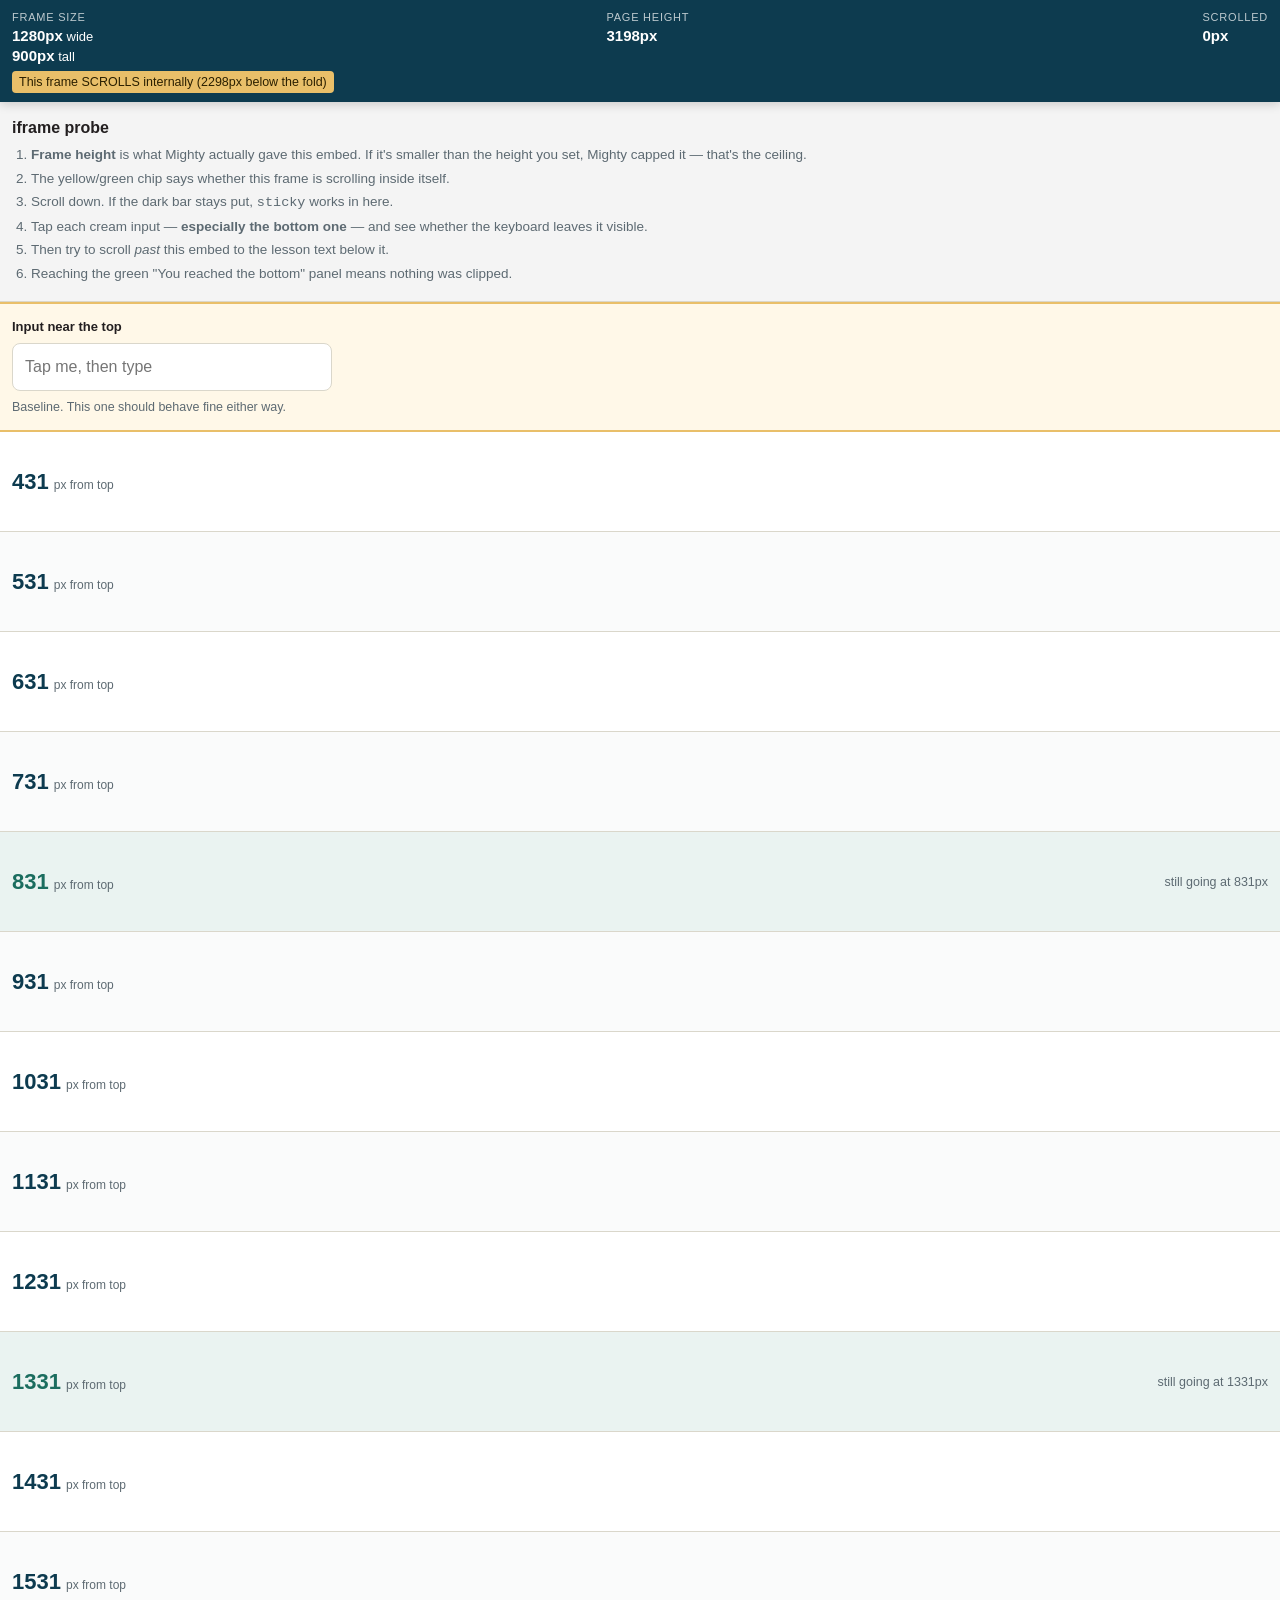
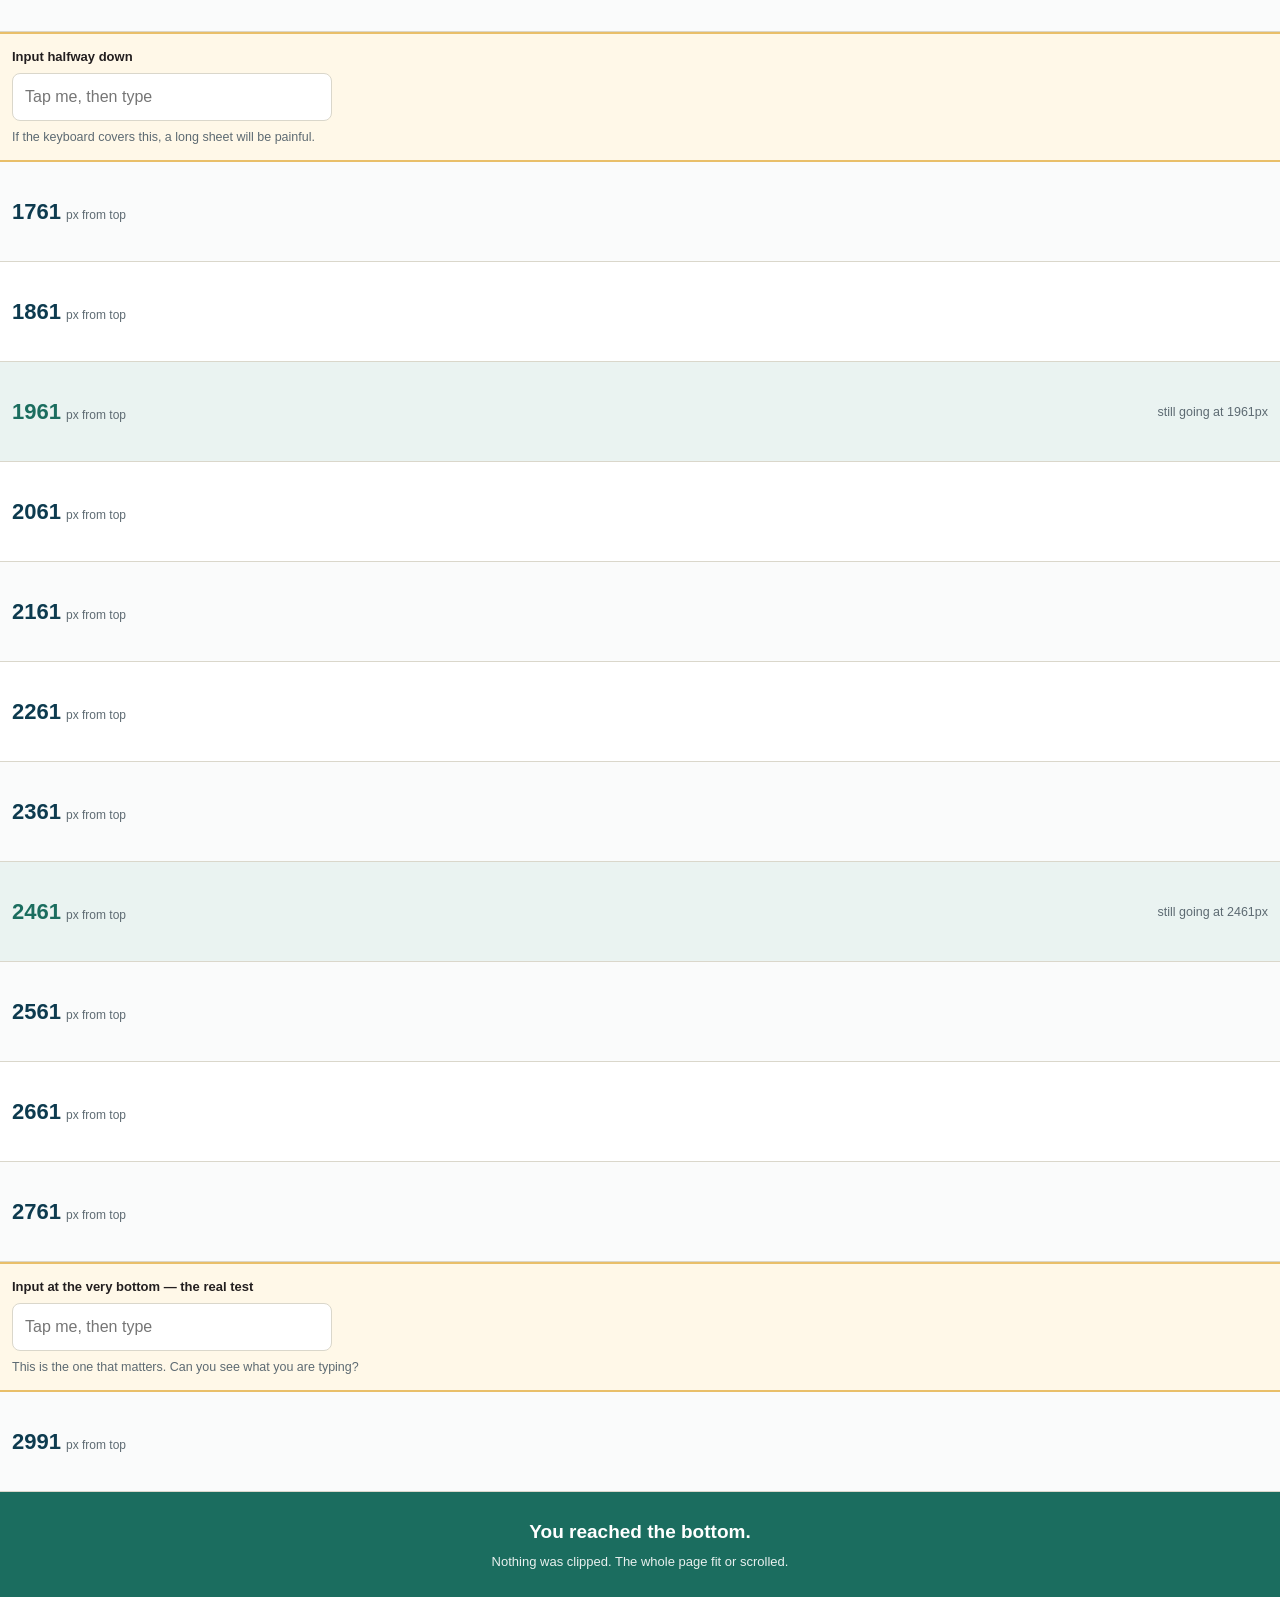
<file: index.html>
<!DOCTYPE html>
<html lang="en">
<head>
<meta charset="UTF-8" />
<meta name="robots" content="noindex, nofollow" />
<meta name="viewport" content="width=device-width, initial-scale=1.0, viewport-fit=cover" />
<title>iframe probe — Pinecone</title>
<style>
  /* Deliberately dependency-free and system-font: this is a measuring stick,
     not a design artifact. Fewer moving parts = fewer things to misread. */
  :root{
    --navy:#0D3B4F; --teal:#006F7A; --palo:#1B6D5F; --brick:#651C32;
    --mist:#F4F4F4; --line:#DAD7CB; --ink:#231F20; --muted:#5D6A72;
    color-scheme:only light;
  }
  *{box-sizing:border-box}
  html,body{margin:0;padding:0}
  body{background:#fff;color:var(--ink);
    font:15px/1.45 -apple-system,BlinkMacSystemFont,'Segoe UI',Roboto,sans-serif;
    -webkit-text-size-adjust:100%}

  /* TEST 1: does position:sticky pin to the FRAME's scroll box? */
  .bar{position:sticky;top:0;z-index:10;background:var(--navy);color:#fff;
    padding:9px 12px;font-size:13px;line-height:1.3;
    box-shadow:0 2px 10px rgba(0,0,0,.18)}
  .bar b{font-size:15px}
  .bar .row{display:flex;justify-content:space-between;gap:10px;flex-wrap:wrap}
  .bar .tag{font-size:11px;letter-spacing:.07em;text-transform:uppercase;opacity:.72}
  .verdict{margin-top:5px;font-size:12.5px;padding:3px 7px;border-radius:4px;display:inline-block}
  .v-scroll{background:#E9BF69;color:#2b2000}
  .v-noscroll{background:#9ED3C0;color:#06301f}

  .intro{padding:14px 12px;background:var(--mist);border-bottom:1px solid var(--line)}
  .intro h1{margin:0 0 6px;font-size:16px}
  .intro ol{margin:6px 0 0;padding-left:19px;font-size:13.5px;color:var(--muted)}
  .intro li{margin-bottom:4px}

  /* TEST 2: the ruler. Each band is exactly 100px tall, so whatever number is
     last visible IS the usable height Mighty gave us. */
  .band{height:100px;display:flex;align-items:center;justify-content:space-between;
    padding:0 12px;border-bottom:1px solid var(--line);font-variant-numeric:tabular-nums}
  .band:nth-child(even){background:#FAFBFB}
  .band .n{font-size:22px;font-weight:700;color:var(--navy)}
  .band .n small{font-size:12px;font-weight:400;color:var(--muted);margin-left:5px}
  .band.mark{background:#EAF3F1}
  .band.mark .n{color:var(--palo)}

  /* TEST 3: inputs at three depths. 16px or iOS zooms on focus. */
  .probe{padding:14px 12px;background:#FFF8E8;border-top:2px solid #E9BF69;
    border-bottom:2px solid #E9BF69}
  .probe label{display:block;font-size:13px;font-weight:700;margin-bottom:6px}
  .probe input{width:100%;max-width:320px;font-size:16px;padding:12px;min-height:48px;
    border:1.5px solid var(--line);border-radius:8px;background:#fff}
  .probe p{margin:7px 0 0;font-size:12.5px;color:var(--muted)}

  .end{padding:26px 12px;background:var(--palo);color:#fff;text-align:center}
  .end b{display:block;font-size:19px;margin-bottom:4px}
  .end span{font-size:13px;opacity:.9}
</style>
</head>
<body>

<div class="bar" id="bar">
  <div class="row">
    <span><span class="tag">Frame size</span><br /><b id="vw">—</b> wide<br /><b id="vh">—</b> tall</span>
    <span><span class="tag">Page height</span><br /><b id="dh">—</b></span>
    <span><span class="tag">Scrolled</span><br /><b id="sy">0px</b></span>
  </div>
  <div id="verdict" class="verdict">measuring…</div>
</div>

<div class="intro">
  <h1>iframe probe</h1>
  <ol>
    <li><b>Frame height</b> is what Mighty actually gave this embed. If it's smaller
      than the height you set, Mighty capped it &mdash; that's the ceiling.</li>
    <li>The yellow/green chip says whether this frame is scrolling inside itself.</li>
    <li>Scroll down. If the dark bar stays put, <code>sticky</code> works in here.</li>
    <li>Tap each cream input &mdash; <b>especially the bottom one</b> &mdash; and see whether
      the keyboard leaves it visible.</li>
    <li>Then try to scroll <em>past</em> this embed to the lesson text below it.</li>
    <li>Reaching the green "You reached the bottom" panel means nothing was clipped.</li>
  </ol>
</div>

<div class="probe">
  <label for="t1">Input near the top</label>
  <input id="t1" type="text" inputmode="decimal" placeholder="Tap me, then type" />
  <p>Baseline. This one should behave fine either way.</p>
</div>

<div id="ruler"></div>

<div class="end">
  <b>You reached the bottom.</b>
  <span>Nothing was clipped. The whole page fit or scrolled.</span>
</div>

<script>
/* Ruler: 24 bands x 100px = 2400px, with inputs dropped in at depth. */
const MAX = 24;
const ruler = document.getElementById('ruler');
let html = '';
for (let i = 1; i <= MAX; i++) {
  const mark = (i % 5 === 0);
  html += '<div class="band' + (mark ? ' mark' : '') + '">' +
            '<span class="n">' + (i * 100) + '<small>px</small></span>' +
            '<span style="font-size:12.5px;color:#5D6A72">' +
              (mark ? 'still here at ' + (i * 100) + 'px' : '') +
            '</span>' +
          '</div>';
  if (i === 12) {
    html += '<div class="probe"><label for="t2">Input halfway down</label>' +
            '<input id="t2" type="text" inputmode="decimal" placeholder="Tap me, then type" />' +
            '<p>If the keyboard covers this, a long sheet will be painful.</p></div>';
  }
  if (i === MAX - 1) {
    html += '<div class="probe"><label for="t3">Input at the very bottom &mdash; the real test</label>' +
            '<input id="t3" type="text" inputmode="decimal" placeholder="Tap me, then type" />' +
            '<p>This is the one that matters. Can you see what you are typing?</p></div>';
  }
}
ruler.innerHTML = html;

/* Relabel every band with its real offset from the top of the page. The whole
   point is that the last number you can reach IS the usable height. */
document.querySelectorAll('.band').forEach((b) => {
  const top = Math.round(b.getBoundingClientRect().top + window.scrollY);
  b.querySelector('.n').innerHTML = top + '<small>px from top</small>';
  const note = b.querySelector('span:last-child');
  if (b.classList.contains('mark')) note.textContent = 'still going at ' + top + 'px';
});

const fmt = (n) => Math.round(n) + 'px';
function report() {
  const vh = window.innerHeight;
  const dh = document.documentElement.scrollHeight;
  document.getElementById('vw').textContent = fmt(window.innerWidth);
  document.getElementById('vh').textContent = fmt(vh);
  document.getElementById('dh').textContent = fmt(dh);
  document.getElementById('sy').textContent = fmt(window.scrollY);
  const scrolls = dh > vh + 2;
  const v = document.getElementById('verdict');
  v.textContent = scrolls
    ? 'This frame SCROLLS internally (' + fmt(dh - vh) + ' below the fold)'
    : 'No internal scroll — the whole page fits in the frame';
  v.className = 'verdict ' + (scrolls ? 'v-scroll' : 'v-noscroll');
}
addEventListener('scroll', report, { passive: true });
addEventListener('resize', report);
report();

/* If the host ever wants it, the natural height is posted on load — same
   message shape the other embeds use. */
addEventListener('load', () => {
  parent.postMessage({ type: 'pinecone-embed-height',
    height: document.documentElement.scrollHeight }, '*');
  report();
});
</script>
</body>
</html>
</file>
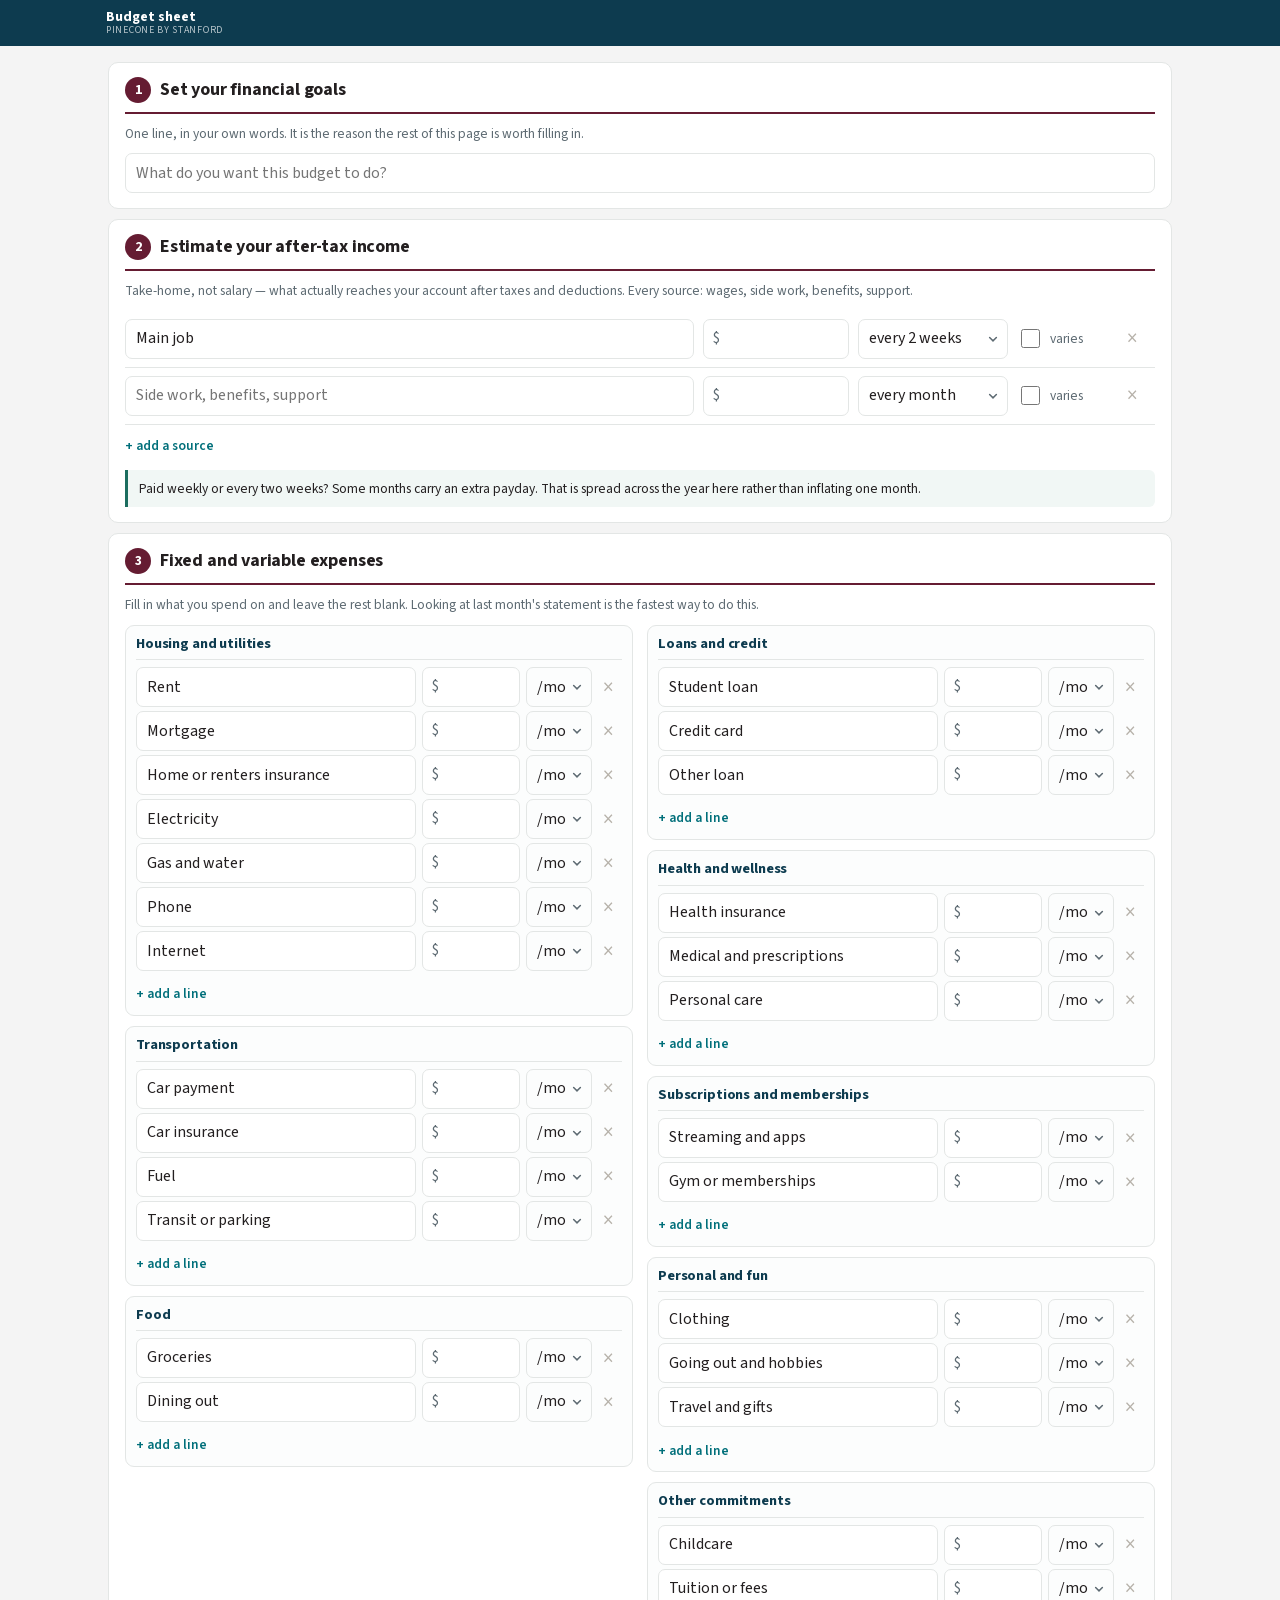
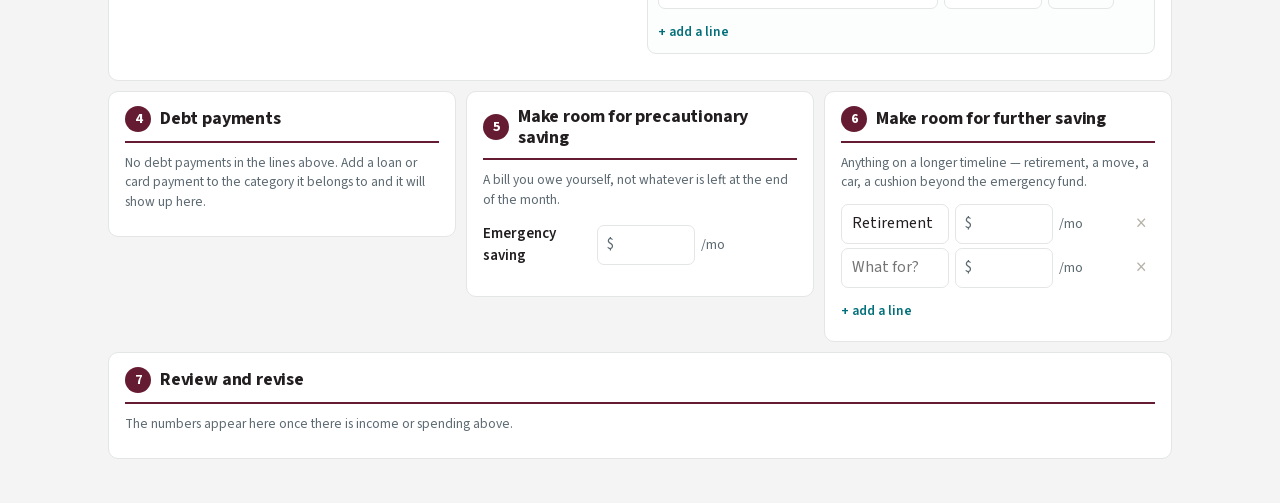
<file: budget-sheet/index.html>
<!DOCTYPE html>
<html lang="en">
<head>
<meta charset="UTF-8" />
<meta name="robots" content="noindex, nofollow" />
<meta name="viewport" content="width=device-width, initial-scale=1.0, viewport-fit=cover" />
<meta name="theme-color" content="#0D3B4F" />
<title>Budget sheet — Pinecone by Stanford</title>
<link rel="stylesheet" href="styles.css" />
</head>
<body>

<header class="bar" id="bar">
  <div class="barin">
    <div class="brand">Budget sheet<small>Pinecone by Stanford</small></div>
    <div class="live">
      <span class="lab" id="livelab">Left to assign</span>
      <span class="num" id="livenum">&mdash;</span>
    </div>
  </div>
</header>

<main class="sheet" id="sheet"></main>

<script src="app.js"></script>
</body>
</html>
</file>
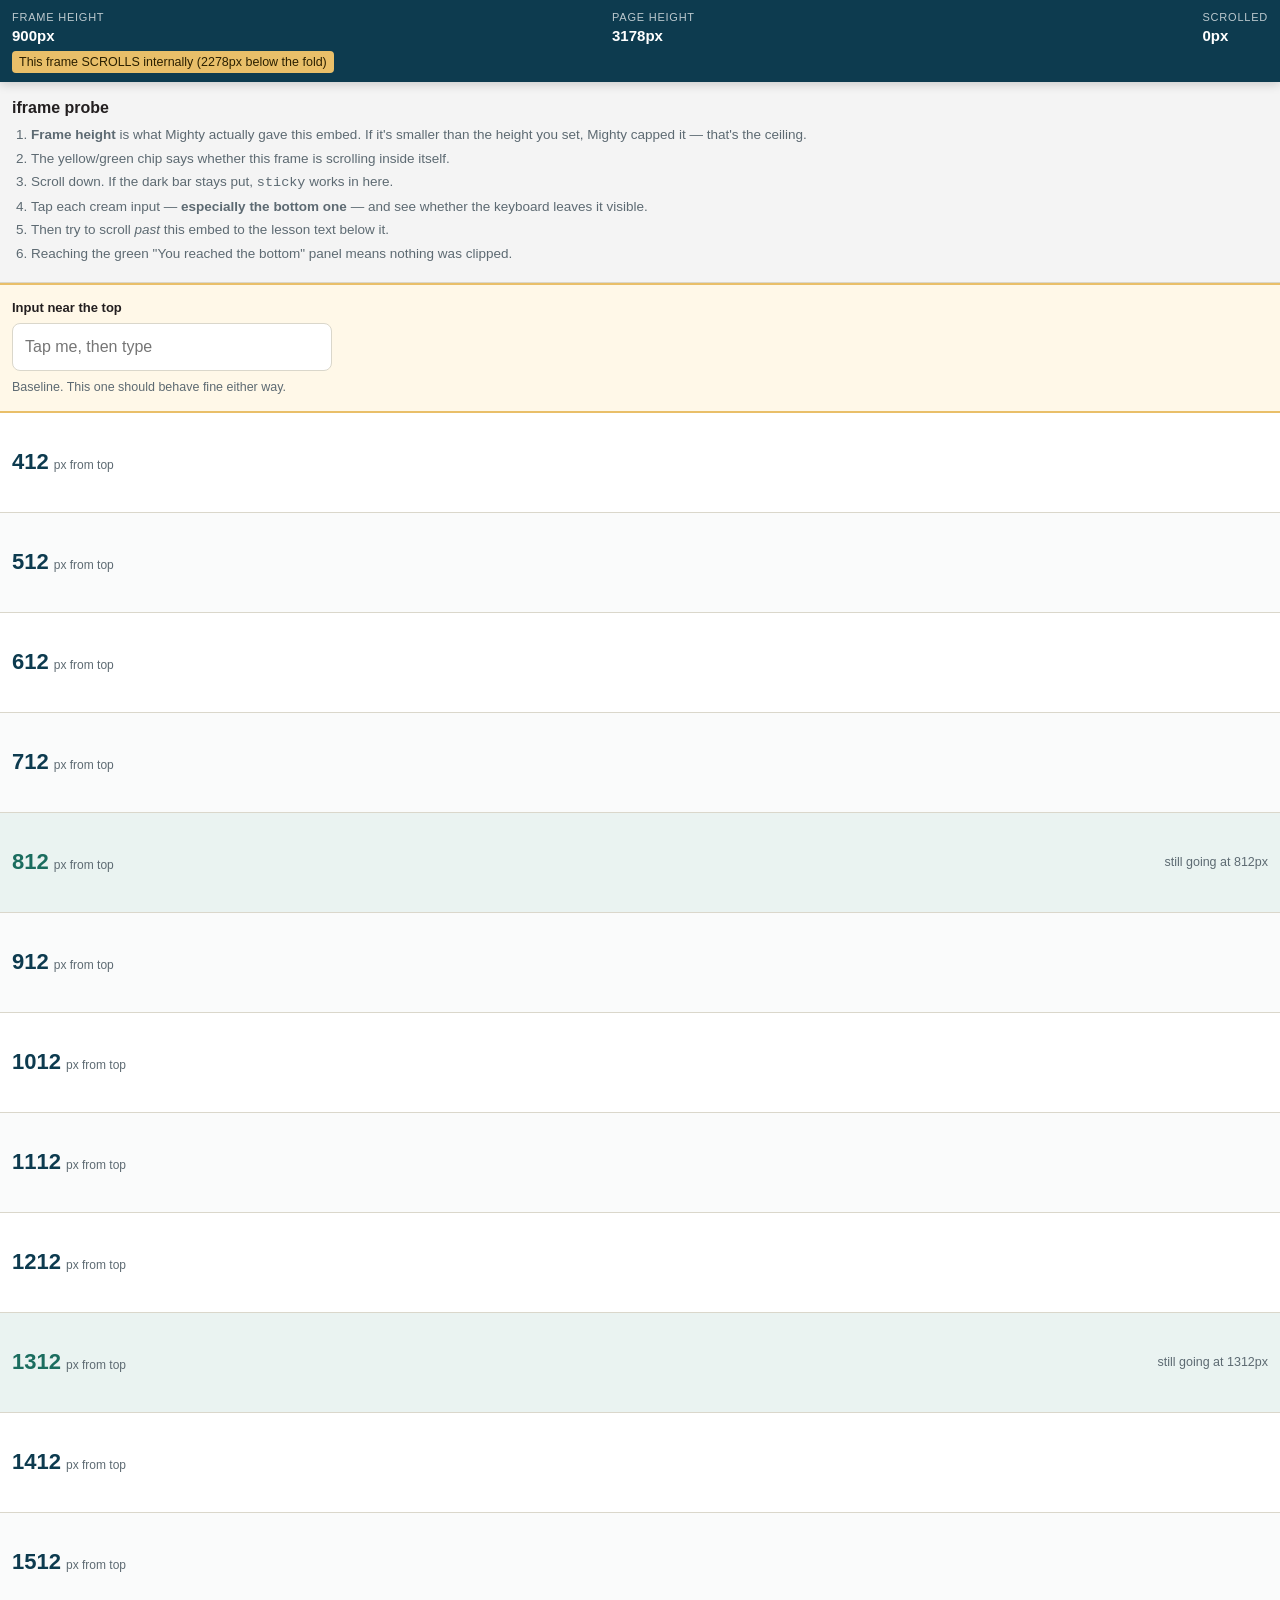
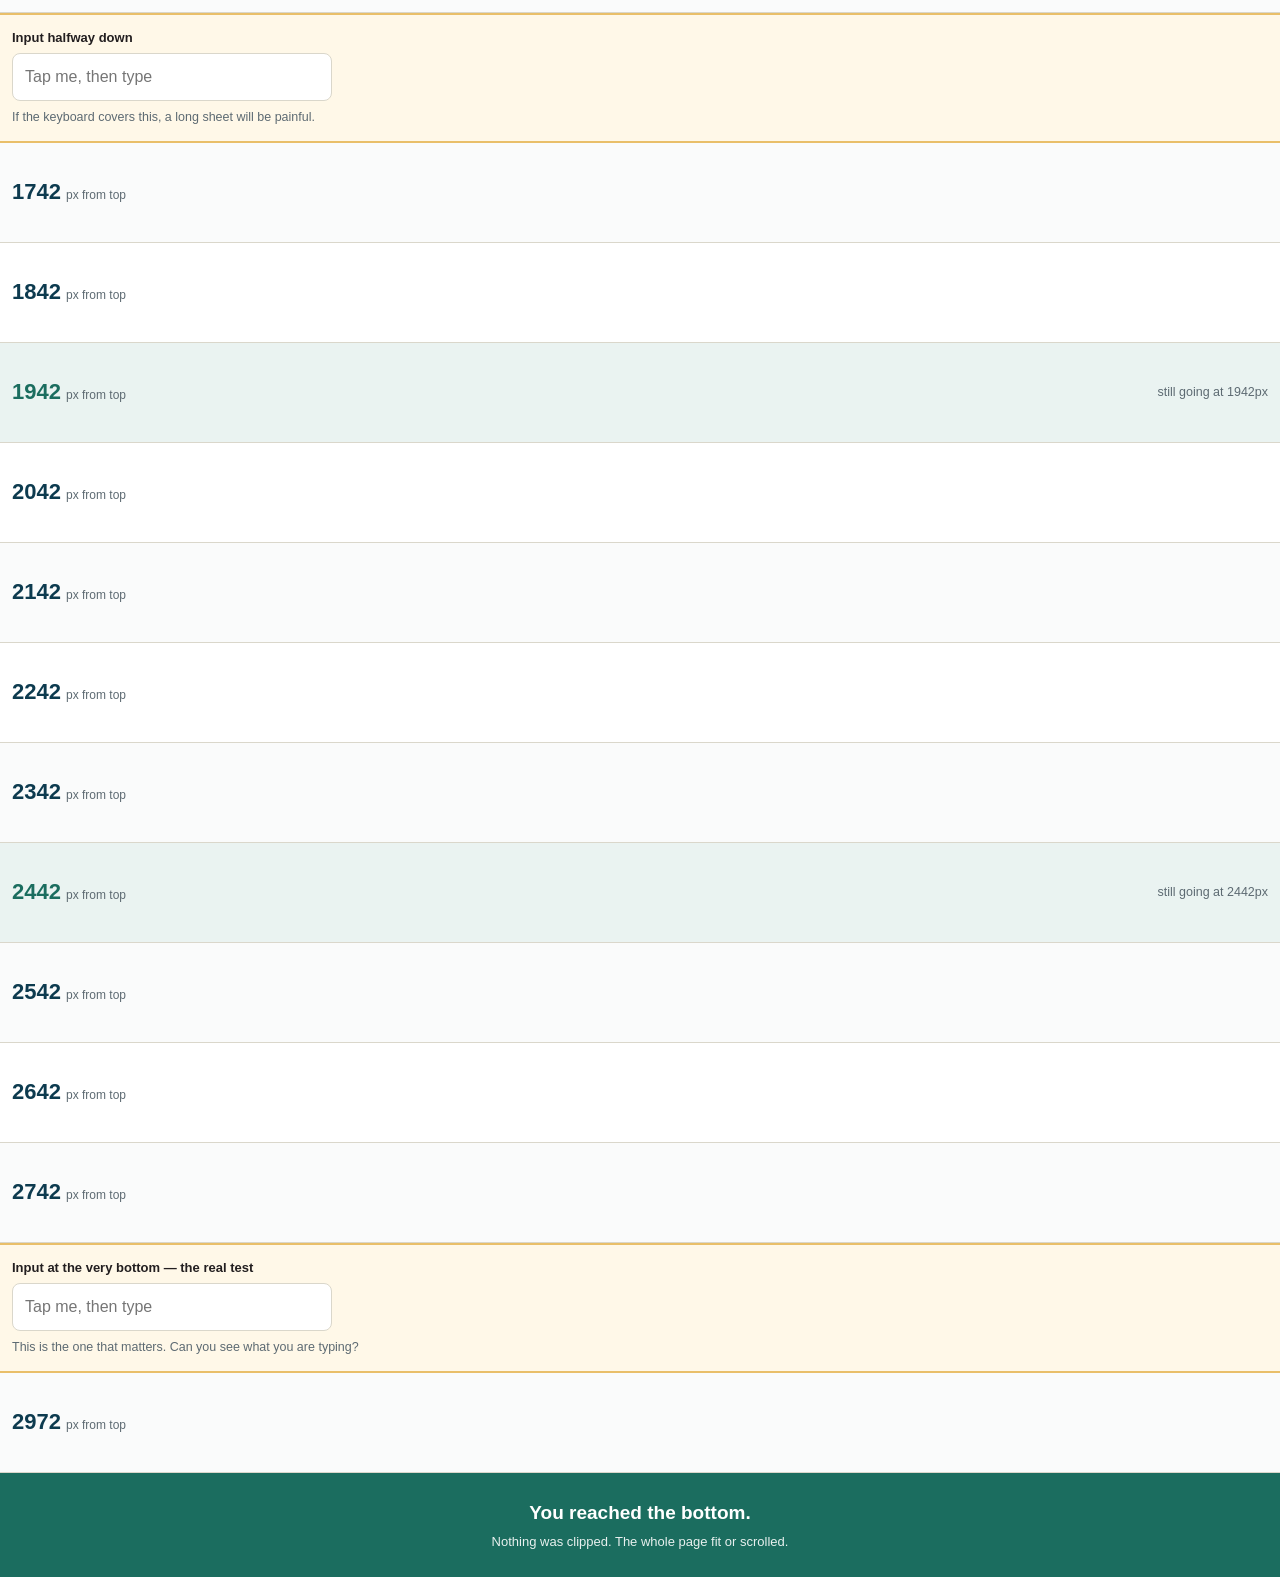
<file: iframe-probe/index.html>
<!DOCTYPE html>
<html lang="en">
<head>
<meta charset="UTF-8" />
<meta name="robots" content="noindex, nofollow" />
<meta name="viewport" content="width=device-width, initial-scale=1.0, viewport-fit=cover" />
<title>iframe probe — Pinecone</title>
<style>
  /* Deliberately dependency-free and system-font: this is a measuring stick,
     not a design artifact. Fewer moving parts = fewer things to misread. */
  :root{
    --navy:#0D3B4F; --teal:#006F7A; --palo:#1B6D5F; --brick:#651C32;
    --mist:#F4F4F4; --line:#DAD7CB; --ink:#231F20; --muted:#5D6A72;
    color-scheme:only light;
  }
  *{box-sizing:border-box}
  html,body{margin:0;padding:0}
  body{background:#fff;color:var(--ink);
    font:15px/1.45 -apple-system,BlinkMacSystemFont,'Segoe UI',Roboto,sans-serif;
    -webkit-text-size-adjust:100%}

  /* TEST 1: does position:sticky pin to the FRAME's scroll box? */
  .bar{position:sticky;top:0;z-index:10;background:var(--navy);color:#fff;
    padding:9px 12px;font-size:13px;line-height:1.3;
    box-shadow:0 2px 10px rgba(0,0,0,.18)}
  .bar b{font-size:15px}
  .bar .row{display:flex;justify-content:space-between;gap:10px;flex-wrap:wrap}
  .bar .tag{font-size:11px;letter-spacing:.07em;text-transform:uppercase;opacity:.72}
  .verdict{margin-top:5px;font-size:12.5px;padding:3px 7px;border-radius:4px;display:inline-block}
  .v-scroll{background:#E9BF69;color:#2b2000}
  .v-noscroll{background:#9ED3C0;color:#06301f}

  .intro{padding:14px 12px;background:var(--mist);border-bottom:1px solid var(--line)}
  .intro h1{margin:0 0 6px;font-size:16px}
  .intro ol{margin:6px 0 0;padding-left:19px;font-size:13.5px;color:var(--muted)}
  .intro li{margin-bottom:4px}

  /* TEST 2: the ruler. Each band is exactly 100px tall, so whatever number is
     last visible IS the usable height Mighty gave us. */
  .band{height:100px;display:flex;align-items:center;justify-content:space-between;
    padding:0 12px;border-bottom:1px solid var(--line);font-variant-numeric:tabular-nums}
  .band:nth-child(even){background:#FAFBFB}
  .band .n{font-size:22px;font-weight:700;color:var(--navy)}
  .band .n small{font-size:12px;font-weight:400;color:var(--muted);margin-left:5px}
  .band.mark{background:#EAF3F1}
  .band.mark .n{color:var(--palo)}

  /* TEST 3: inputs at three depths. 16px or iOS zooms on focus. */
  .probe{padding:14px 12px;background:#FFF8E8;border-top:2px solid #E9BF69;
    border-bottom:2px solid #E9BF69}
  .probe label{display:block;font-size:13px;font-weight:700;margin-bottom:6px}
  .probe input{width:100%;max-width:320px;font-size:16px;padding:12px;min-height:48px;
    border:1.5px solid var(--line);border-radius:8px;background:#fff}
  .probe p{margin:7px 0 0;font-size:12.5px;color:var(--muted)}

  .end{padding:26px 12px;background:var(--palo);color:#fff;text-align:center}
  .end b{display:block;font-size:19px;margin-bottom:4px}
  .end span{font-size:13px;opacity:.9}
</style>
</head>
<body>

<div class="bar" id="bar">
  <div class="row">
    <span><span class="tag">Frame height</span><br /><b id="vh">—</b></span>
    <span><span class="tag">Page height</span><br /><b id="dh">—</b></span>
    <span><span class="tag">Scrolled</span><br /><b id="sy">0px</b></span>
  </div>
  <div id="verdict" class="verdict">measuring…</div>
</div>

<div class="intro">
  <h1>iframe probe</h1>
  <ol>
    <li><b>Frame height</b> is what Mighty actually gave this embed. If it's smaller
      than the height you set, Mighty capped it &mdash; that's the ceiling.</li>
    <li>The yellow/green chip says whether this frame is scrolling inside itself.</li>
    <li>Scroll down. If the dark bar stays put, <code>sticky</code> works in here.</li>
    <li>Tap each cream input &mdash; <b>especially the bottom one</b> &mdash; and see whether
      the keyboard leaves it visible.</li>
    <li>Then try to scroll <em>past</em> this embed to the lesson text below it.</li>
    <li>Reaching the green "You reached the bottom" panel means nothing was clipped.</li>
  </ol>
</div>

<div class="probe">
  <label for="t1">Input near the top</label>
  <input id="t1" type="text" inputmode="decimal" placeholder="Tap me, then type" />
  <p>Baseline. This one should behave fine either way.</p>
</div>

<div id="ruler"></div>

<div class="end">
  <b>You reached the bottom.</b>
  <span>Nothing was clipped. The whole page fit or scrolled.</span>
</div>

<script>
/* Ruler: 24 bands x 100px = 2400px, with inputs dropped in at depth. */
const MAX = 24;
const ruler = document.getElementById('ruler');
let html = '';
for (let i = 1; i <= MAX; i++) {
  const mark = (i % 5 === 0);
  html += '<div class="band' + (mark ? ' mark' : '') + '">' +
            '<span class="n">' + (i * 100) + '<small>px</small></span>' +
            '<span style="font-size:12.5px;color:#5D6A72">' +
              (mark ? 'still here at ' + (i * 100) + 'px' : '') +
            '</span>' +
          '</div>';
  if (i === 12) {
    html += '<div class="probe"><label for="t2">Input halfway down</label>' +
            '<input id="t2" type="text" inputmode="decimal" placeholder="Tap me, then type" />' +
            '<p>If the keyboard covers this, a long sheet will be painful.</p></div>';
  }
  if (i === MAX - 1) {
    html += '<div class="probe"><label for="t3">Input at the very bottom &mdash; the real test</label>' +
            '<input id="t3" type="text" inputmode="decimal" placeholder="Tap me, then type" />' +
            '<p>This is the one that matters. Can you see what you are typing?</p></div>';
  }
}
ruler.innerHTML = html;

/* Relabel every band with its real offset from the top of the page. The whole
   point is that the last number you can reach IS the usable height. */
document.querySelectorAll('.band').forEach((b) => {
  const top = Math.round(b.getBoundingClientRect().top + window.scrollY);
  b.querySelector('.n').innerHTML = top + '<small>px from top</small>';
  const note = b.querySelector('span:last-child');
  if (b.classList.contains('mark')) note.textContent = 'still going at ' + top + 'px';
});

const fmt = (n) => Math.round(n) + 'px';
function report() {
  const vh = window.innerHeight;
  const dh = document.documentElement.scrollHeight;
  document.getElementById('vh').textContent = fmt(vh);
  document.getElementById('dh').textContent = fmt(dh);
  document.getElementById('sy').textContent = fmt(window.scrollY);
  const scrolls = dh > vh + 2;
  const v = document.getElementById('verdict');
  v.textContent = scrolls
    ? 'This frame SCROLLS internally (' + fmt(dh - vh) + ' below the fold)'
    : 'No internal scroll — the whole page fits in the frame';
  v.className = 'verdict ' + (scrolls ? 'v-scroll' : 'v-noscroll');
}
addEventListener('scroll', report, { passive: true });
addEventListener('resize', report);
report();

/* If the host ever wants it, the natural height is posted on load — same
   message shape the other embeds use. */
addEventListener('load', () => {
  parent.postMessage({ type: 'pinecone-embed-height',
    height: document.documentElement.scrollHeight }, '*');
  report();
});
</script>
</body>
</html>
</file>
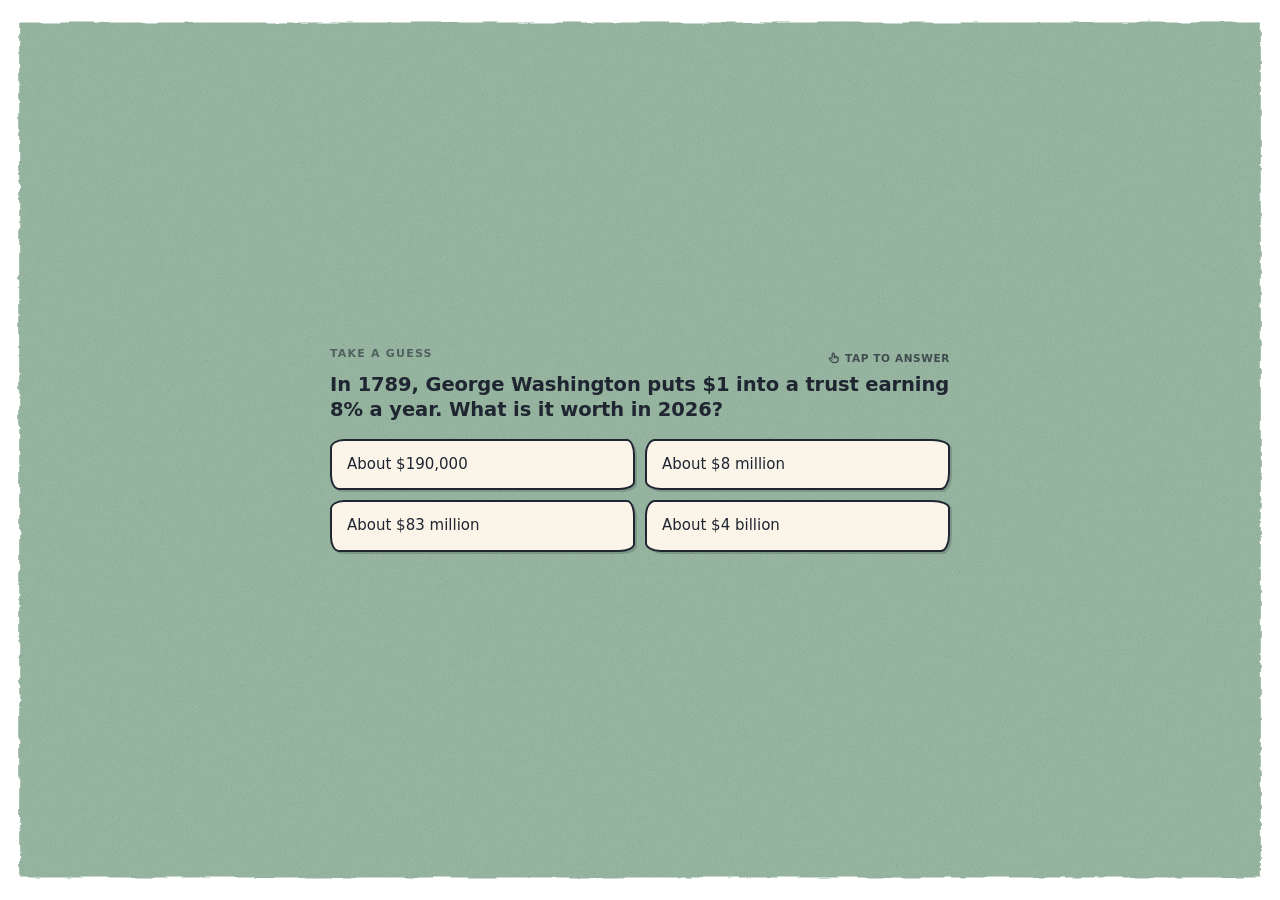
<file: washington-dollar/index.html>
<!DOCTYPE html>
<html lang="en">
<head>
<meta charset="UTF-8" />
<meta name="robots" content="noindex, nofollow, noarchive, nosnippet" />
<meta name="viewport" content="width=device-width, initial-scale=1.0" />
<title>Pinecone — guess the number</title>

<script>
/* ============================================================================
   QUIZ — the only thing you need to edit.
   ----------------------------------------------------------------------------
   One standalone question. The engine still loops, so adding a second entry to
   `questions` brings back a "Next question" button automatically.

   theme: 'sage' | 'olive' | 'rose' | 'peri' | 'amber'
   videoUrl: set it to show a CTA button under the answer; leave it null for
             none, which is right when the video sits next to the quiz anyway.
   reveal.note: optional extra line. Leave it off and nothing renders.

   ORDER MATTERS: list options from lowest to highest. The reveal uses their
   position to tell someone whether they guessed under or over the answer.
   Any option can override its reaction with its own `verdict: '...'`.
   ========================================================================= */
const QUIZ = {
  revealMode: 'immediate',
  videoUrl: null,
  videoLabel: 'Watch the video',
  hintLabel: 'Tap to answer',        // top-right nudge; '' hides it

  questions: [
    {
      theme: 'sage',
      kicker: 'Take a guess',
      prompt: 'In 1789, George Washington puts $1 into a trust earning 8% a year. What is it worth in 2026?',
      options: [
        { label: 'About $190,000' },
        { label: 'About $8 million' },
        { label: 'About $83 million', correct: true },
        { label: 'About $4 billion' },
      ],
      reveal: {
        big: '$83 million',
        line: 'One dollar, 237 years, 8% a year.',
      },
    },
  ],
};
</script>

<style>
  :root {
    /* the widget brings its own colors, so it reads the same on a light or a
       dark host page. `only light` stops browsers auto-inverting it. */
    color-scheme: only light;

    --ink: #1F2531;
    --cream: #FBF5E9;
    --olive: #8E9C64;
    --sage:  #9BBBA5;
    --rose:  #C98D98;
    --peri:  #98A5DA;
    --amber: #E5B667;
    --sans: "Nunito", "Avenir Next", "Segoe UI", system-ui, -apple-system, sans-serif;
    --wob-1: 14px 8px 16px 9px / 9px 16px 8px 15px;
    --wob-2: 10px 18px 9px 16px / 15px 8px 17px 9px;
  }

  * { box-sizing: border-box; -webkit-tap-highlight-color: transparent; }
  html, body { margin: 0; padding: 0; }
  body { font: 15px/1.45 var(--sans); color: var(--ink); background: transparent; }
  button { font: inherit; color: inherit; cursor: pointer; }
  h1, h2, p { margin: 0; }

  /* The painted plate. Not a div with a gradient mask — a filtered SVG rect,
     so the edge genuinely tears and streaks like a dry brush stroke, and the
     grain sits inside that torn shape instead of overflowing it. */
  .card {
    position: relative;
    width: 100%; min-width: 0;
    min-height: 100vh;                /* fill the iframe, whatever height it is */
    display: flex; flex-direction: column; justify-content: center;
    padding: 16px 18px;
    color: var(--sage);               /* the plate reads this via currentColor */
  }
  /* the readable column, centred inside the filled panel */
  .inner { width: 100%; max-width: 470px; margin: 0 auto; }
  .card.olive { color: var(--olive); }
  .card.rose  { color: var(--rose); }
  .card.peri  { color: var(--peri); }
  .card.amber { color: var(--amber); }

  .plate { position: absolute; inset: 0; width: 100%; height: 100%; z-index: 0; pointer-events: none; }
  .content { position: relative; z-index: 1; color: var(--ink); }

  /* kicker and the tap hint share one row, so the hint costs no height */
  .head { display: flex; align-items: center; justify-content: space-between; gap: 12px; margin-bottom: 5px; }
  .kicker {
    font-size: 10.5px; font-weight: 700; letter-spacing: .11em; text-transform: uppercase;
    opacity: .58; line-height: 1;
  }

  /* signals that this is interactive rather than a static graphic */
  .hint {
    display: inline-flex; align-items: center; gap: 5px; flex: 0 0 auto;
    font-size: 10.5px; font-weight: 700; letter-spacing: .06em; text-transform: uppercase;
    opacity: .72; white-space: nowrap; line-height: 1;
    animation: nudge 1.9s ease-in-out 3;
  }
  .hint svg { width: 13px; height: 13px; }
  @keyframes nudge {
    0%, 100% { opacity: .72; }
    50%      { opacity: .28; }
  }
  @media (prefers-reduced-motion: reduce) {
    .hint { animation: none; }
  }
  .prompt { font-size: 16.5px; line-height: 1.28; font-weight: 600; letter-spacing: -.005em; margin-bottom: 10px; }

  .opts { display: grid; gap: 6px; }
  .opt {
    text-align: left; width: 100%;
    background: var(--cream); border: 2px solid var(--ink); border-radius: var(--wob-1);
    padding: 8px 12px; font-size: 14px; font-weight: 500;
    box-shadow: 2px 2px 0 rgba(31, 37, 49, .2);
    transition: transform .09s, box-shadow .12s;
  }
  .opt:nth-child(even) { border-radius: var(--wob-2); }
  .opt:hover { transform: translate(-1px, -1px); box-shadow: 3px 3px 0 rgba(31, 37, 49, .26); }
  .opt:active { transform: translate(1px, 1px); box-shadow: 1px 1px 0 rgba(31, 37, 49, .2); }

  .guess { font-size: 12.5px; font-weight: 500; opacity: .78; margin-bottom: 9px; }
  .guess b { font-weight: 700; }

  /* the answer callout, outlined like the formula cards */
  .plate-answer {
    background: var(--amber); border: 2.5px solid var(--ink); border-radius: var(--wob-1);
    padding: 11px 14px 13px; box-shadow: 3px 3px 0 rgba(31, 37, 49, .24);
    transform: rotate(-.5deg);
  }
  .plate-answer .verdict { font-size: 10.5px; font-weight: 700; letter-spacing: .1em; text-transform: uppercase; opacity: .62; margin-bottom: 4px; }
  .plate-answer .big { font-size: 30px; font-weight: 800; letter-spacing: -.02em; line-height: 1.05; }
  .plate-answer .big.small { font-size: 19px; letter-spacing: -.005em; }
  .plate-answer .line { font-size: 13px; font-weight: 500; margin-top: 4px; }

  .note { font-size: 13px; line-height: 1.45; font-weight: 400; margin-top: 11px; }

  .foot { padding-top: 12px; display: grid; gap: 6px; }
  .btn {
    display: block; width: 100%; text-align: center; text-decoration: none;
    background: var(--cream); color: var(--ink);
    border: 2.5px solid var(--ink); border-radius: var(--wob-2);
    padding: 11px 14px; font-size: 15px; font-weight: 600;
    box-shadow: 3px 3px 0 rgba(31, 37, 49, .26);
    transition: transform .09s, box-shadow .12s;
  }
  .btn:hover { transform: translate(-1px, -1px); box-shadow: 4px 4px 0 rgba(31, 37, 49, .3); }
  .btn:active { transform: translate(1px, 1px); box-shadow: 2px 2px 0 rgba(31, 37, 49, .26); }
  .btn.solid { background: var(--ink); color: var(--cream); }
  .linkbtn {
    background: none; border: 0; padding: 4px; font-size: 12.5px; font-weight: 600;
    color: var(--ink); opacity: .62; text-decoration: underline; text-underline-offset: 2px;
  }
  .linkbtn:hover { opacity: 1; }

  /* wide embed (desktop): two-up options, and a step up in type so the
     panel doesn't read as mostly empty at a fixed height */
  @media (min-width: 440px) {
    .opts { grid-template-columns: 1fr 1fr; gap: 8px; }
  }

  @media (min-width: 560px) {
    .inner { max-width: 620px; }
    .opts { gap: 10px; }
    .prompt { font-size: 19.5px; margin-bottom: 16px; }
    .opt { font-size: 15px; padding: 13px 15px; }
    .kicker { font-size: 11px; margin-bottom: 9px; }
    .plate-answer .big { font-size: 34px; }
    .guess { font-size: 13px; }
  }

  @media (max-width: 360px) {
    .card { padding: 14px 15px; }
    .hint { font-size: 9.5px; letter-spacing: .04em; }
    .hint svg { width: 12px; height: 12px; }
    .prompt { font-size: 16px; }
    .plate-answer .big { font-size: 26px; }
    .opt { font-size: 13.5px; padding: 9px 11px; }
  }
</style>
</head>
<body>
  <div class="card" id="card">
    <!-- painted plate: torn edge + grain, drawn behind the content -->
    <svg class="plate" preserveAspectRatio="none" aria-hidden="true">
      <defs>
        <!-- anisotropic noise: low frequency across, higher down, so the edge
             streaks horizontally the way a dragged brush does -->
        <filter id="brush" x="-8%" y="-12%" width="116%" height="124%">
          <feTurbulence type="fractalNoise" baseFrequency="0.03 0.1" numOctaves="3" seed="5" result="t"/>
          <feDisplacementMap in="SourceGraphic" in2="t" scale="5"
                             xChannelSelector="R" yChannelSelector="G" result="d"/>
          <feGaussianBlur in="d" stdDeviation="0.3"/>
        </filter>
        <!-- paper grain, composited only where the plate is opaque -->
        <filter id="grain" x="0" y="0" width="100%" height="100%">
          <feTurbulence type="fractalNoise" baseFrequency="0.8" numOctaves="4" stitchTiles="stitch" result="n"/>
          <feColorMatrix in="n" type="saturate" values="0" result="g"/>
          <feComposite in="g" in2="SourceGraphic" operator="in"/>
        </filter>
      </defs>
      <g filter="url(#brush)">
        <rect x="1.5%" y="2.5%" width="97%" height="95%" fill="currentColor"/>
        <rect x="1.5%" y="2.5%" width="97%" height="95%" filter="url(#grain)"
              opacity="0.3" style="mix-blend-mode:multiply"/>
      </g>
    </svg>

    <div class="inner"><div class="content" id="content"></div></div>
  </div>

<script>
/* ---------------------------------------------------------------------------
   Height is content height — nothing stretches to fill the iframe, so the
   card ends just under the last answer.
   --------------------------------------------------------------------------- */
const cardEl = document.getElementById('card');
const contentEl = document.getElementById('content');
const N = QUIZ.questions.length;
const state = { i: 0, picked: null, revealed: false };

const esc = (s) => String(s ?? '').replace(/[&<>"']/g, (c) =>
  ({ '&': '&amp;', '<': '&lt;', '>': '&gt;', '"': '&quot;', "'": '&#39;' }[c]));

const hasVideo = () => !!QUIZ.videoUrl && QUIZ.videoUrl !== '#';

function render() {
  const q = QUIZ.questions[state.i];
  cardEl.className = 'card ' + (q.theme || 'sage');

  /* the hint only makes sense before they've answered */
  const hint = (state.revealed || !QUIZ.hintLabel) ? '' : `<span class="hint" aria-hidden="true">
      <svg viewBox="0 0 16 16" fill="none" stroke="currentColor" stroke-width="1.6"
           stroke-linecap="round" stroke-linejoin="round">
        <path d="M6.4 7.2V3.9a1.3 1.3 0 0 1 2.6 0v4.4"/>
        <path d="M9 7.4a1.2 1.2 0 0 1 2.4 0v.9"/>
        <path d="M11.4 8.5a1.2 1.2 0 0 1 2.3 0v2.2a3.6 3.6 0 0 1-3.6 3.6H8.7a3.9 3.9 0 0 1-2.8-1.2L3.1 10.3a1.3 1.3 0 0 1 1.9-1.7l1.4 1.4"/>
      </svg><span>${esc(QUIZ.hintLabel)}</span>
    </span>`;

  const head = `<div class="head">
      <span class="kicker">${esc(state.revealed ? 'The answer' : (q.kicker || 'Take a guess'))}</span>
      ${hint}
    </div>
    <p class="prompt">${esc(q.prompt)}</p>`;

  contentEl.innerHTML = state.revealed
    ? head + revealBlock(q)
    : head + `<div class="opts">${q.options.map((o, k) =>
        `<button class="opt" data-pick="${k}">${esc(o.label)}</button>`).join('')}</div>`;
  report();
}

function revealBlock(q) {
  const picked = state.picked != null ? q.options[state.picked] : null;
  const right = !!(picked && picked.correct);
  const hide = QUIZ.revealMode === 'after-video';

  /* Which way they were wrong matters: one option sits ABOVE the answer, so
     "it is bigger than that" would be flatly wrong for it. Direction comes
     from list order (options must be listed low to high), and any option can
     override the reaction with its own `verdict`. */
  const correctIdx = q.options.findIndex((o) => o.correct);
  const side = right ? 0 : (state.picked < correctIdx ? -1 : 1);
  const verdict = (picked && picked.verdict)
    || (right ? 'You got it' : side < 0 ? 'Higher than you think' : 'Not quite that high');

  const yourGuess = picked
    ? `<p class="guess">You guessed <b>${esc(picked.label)}</b>.</p>`
    : '';

  if (hide) {
    return `${yourGuess}
      <div class="plate-answer">
        <div class="verdict">Guess locked in</div>
        <div class="big small">The video has the answer.</div>
        <p class="line">Most people guess low &mdash; by a lot.</p>
      </div>
      <div class="foot">
        ${hasVideo() ? `<a class="btn solid" href="${esc(QUIZ.videoUrl)}" target="_blank" rel="noopener">${esc(QUIZ.videoLabel)}</a>` : ''}
        <button class="linkbtn" data-act="force">Just tell me</button>
      </div>`;
  }

  const more = state.i < N - 1;
  const foot = more
    ? `<div class="foot"><button class="btn" data-act="next">Next question</button></div>`
    : hasVideo()
      ? `<div class="foot"><a class="btn solid" href="${esc(QUIZ.videoUrl)}" target="_blank" rel="noopener">${esc(QUIZ.videoLabel)}</a></div>`
      : '';

  return `${yourGuess}
    <div class="plate-answer">
      <div class="verdict">${esc(verdict)}</div>
      <div class="big">${esc(q.reveal.big)}</div>
      <p class="line">${esc(q.reveal.line)}</p>
    </div>
    ${q.reveal.note ? `<p class="note">${esc(q.reveal.note)}</p>` : ''}
    ${foot}`;
}

cardEl.addEventListener('click', (e) => {
  const pick = e.target.closest('[data-pick]');
  if (pick && !state.revealed) {
    state.picked = Number(pick.dataset.pick);
    state.revealed = true;
    return render();
  }
  const act = e.target.closest('[data-act]');
  if (!act) return;
  if (act.dataset.act === 'next' && state.i < N - 1) {
    state.i++; state.picked = null; state.revealed = false;
    return render();
  }
  if (act.dataset.act === 'force') { QUIZ.revealMode = 'immediate'; return render(); }
});

/* report height on every state change, for hosts that auto-size the iframe */
function report() {
  if (window.parent === window) return;
  /* the panel stretches to fill the iframe, so measure the natural content
     height instead: drop the stretch, read, put it back */
  const prev = cardEl.style.minHeight;
  cardEl.style.minHeight = '0';
  const h = Math.ceil(cardEl.getBoundingClientRect().height);
  cardEl.style.minHeight = prev;
  window.parent.postMessage({ type: 'pinecone-quiz-height', height: h }, '*');
}

render();
addEventListener('resize', report);
</script>
</body>
</html>
</file>
<file: budget-sheet/styles.css>
/* ============================================================================
   Pinecone Budget sheet — 02.1 Core Interface palette
   MOBILE FIRST. One column on a phone (where Mighty opens this full-screen, so
   length costs nothing); two columns of categories from 900px, because desktop
   iframes are capped at 2000px and height is the scarce resource there.
   Inputs are 16px throughout: anything smaller makes iOS Safari zoom on focus.
   ========================================================================= */
@font-face { font-family:'Source Sans 3'; font-weight:400 700; font-display:swap;
  src:url('fonts/SourceSans3-var.woff2') format('woff2'); }
@font-face { font-family:'Source Serif 4'; font-weight:900; font-display:swap;
  src:url('fonts/SourceSerif4-900.woff2') format('woff2'); }

:root{
  color-scheme:only light;
  --navy:#0D3B4F; --teal:#006F7A; --palo:#1B6D5F; --dark-palo:#014240;
  --brick:#651C32; --mist:#F4F4F4; --fog:#DAD7CB; --driftwood:#B6B1A9;
  --ink:#231F20; --muted:#5D6A72; --line:#E3E6E5;
  --sans:'Source Sans 3',-apple-system,BlinkMacSystemFont,'Segoe UI',Roboto,sans-serif;
  --serif:'Source Serif 4',Georgia,serif;
}
*{box-sizing:border-box}
html,body{margin:0;padding:0}
body{background:var(--mist);color:var(--ink);font:16px/1.45 var(--sans);
  -webkit-font-smoothing:antialiased;-webkit-text-size-adjust:100%}
h1,h2,h3{margin:0;line-height:1.2;letter-spacing:-.01em}
p{margin:0}
button{font:inherit;color:inherit;cursor:pointer}

/* --------------------------------------------------------- the one number */
.bar{position:sticky;top:0;z-index:20;background:var(--navy);color:#fff}
.bar .barin{max-width:1100px;margin:0 auto;padding:9px 16px;display:flex;
  align-items:center;justify-content:space-between;gap:14px}
.brand{font-weight:700;font-size:14px;line-height:1.15}
.brand small{display:block;font-weight:400;font-size:10px;opacity:.7;
  letter-spacing:.07em;text-transform:uppercase}
.live{text-align:right;line-height:1.1}
.live .lab{display:block;font-size:10px;letter-spacing:.08em;text-transform:uppercase;opacity:.75}
.live .num{font-family:var(--serif);font-size:23px;font-weight:900}

/* ------------------------------------------------------------- the sheet */
.sheet{max-width:1100px;margin:0 auto;padding:14px 12px 40px}
.sec{background:#fff;border:1px solid var(--line);border-radius:10px;
  padding:13px 13px 14px;margin-bottom:10px}
.shead{display:grid;grid-template-columns:26px 1fr auto;gap:9px;align-items:center;
  padding-bottom:9px;margin-bottom:10px;border-bottom:2px solid var(--brick)}
.snum{width:26px;height:26px;border-radius:50%;background:var(--brick);color:#fff;
  display:inline-flex;align-items:center;justify-content:center;
  font-size:14px;font-weight:700;line-height:1}
.shead h2{font-size:16.5px}
.stot{font-family:var(--serif);font-size:19px;font-weight:900;color:var(--navy);
  font-variant-numeric:tabular-nums}
.stot small{font-family:var(--sans);font-size:11px;font-weight:400;color:var(--muted)}
.help{font-size:13.5px;color:var(--muted);margin-bottom:10px}

/* ------------------------------------------------------------- the fields */
.in{font:16px/1.2 var(--sans);color:var(--ink);background:#fff;
  border:1.5px solid var(--line);border-radius:7px;padding:8px 10px;min-height:40px;width:100%}
.in:focus{outline:2px solid var(--teal);outline-offset:-1px;border-color:var(--teal)}
.in.wide{width:100%}
.money{display:flex;align-items:center;border:1.5px solid var(--line);border-radius:7px;
  background:#fff;padding-left:9px;min-height:40px}
.money:focus-within{outline:2px solid var(--teal);outline-offset:-1px;border-color:var(--teal)}
.money i{font-style:normal;color:var(--muted);font-size:15px}
.money .in{border:0;outline:0;padding-left:5px;min-height:38px;background:none}
.money .in:focus{outline:0}
select.in{appearance:none;background:url("data:image/svg+xml;utf8,<svg xmlns='http://www.w3.org/2000/svg' width='12' height='12' viewBox='0 0 16 16'><path d='M3.5 6L8 10.5 12.5 6' fill='none' stroke='%235D6A72' stroke-width='2' stroke-linecap='round'/></svg>") no-repeat right 8px center;
  padding-right:19px}
.x{background:none;border:0;color:var(--driftwood);font-size:21px;line-height:1;
  padding:0;min-width:28px;min-height:38px}
.x:hover{color:var(--brick)}
.add{background:none;border:0;padding:8px 0 2px;color:var(--teal);
  font-size:13.5px;font-weight:600;min-height:36px}
.add:hover{text-decoration:underline}

/* income rows carry more controls, so they stack more generously */
/* On a phone an income row stacks, but the remove button belongs beside the
   name — on its own line it floats in the middle of nowhere. */
.irow{display:grid;grid-template-columns:1fr 28px;gap:7px;padding:11px 0;
  border-bottom:1px solid var(--line)}
.irow>*{grid-column:1 / -1}
.irow>.name{grid-column:1;grid-row:1}
.irow>.x{grid-column:2;grid-row:1;justify-self:end}
.irow>span:empty{display:none}
.irow:last-of-type{border-bottom:0}
.irow .mo{font-size:13.5px;font-weight:700;color:var(--palo);
  font-variant-numeric:tabular-nums}
.irow .two{display:grid;grid-template-columns:1fr 1fr;gap:8px}
.mini{display:block;font-size:12px;font-weight:600;color:var(--muted)}
.mini .money{margin-top:4px}
.vary{display:inline-flex;align-items:center;gap:7px;font-size:13.5px;color:var(--muted)}
.vary input{width:19px;height:19px;accent-color:var(--palo)}

/* --------------------------------------------------- the cost line items */
.cats{display:grid;gap:12px}
.cat{border:1px solid var(--line);border-radius:9px;padding:9px 10px 6px;background:#FCFDFD}
.cathead{display:flex;align-items:baseline;justify-content:space-between;gap:10px;
  padding-bottom:7px;margin-bottom:5px;border-bottom:1px solid var(--line)}
.cathead h3{font-size:14.5px;color:var(--navy)}
.cattot{font-family:var(--serif);font-size:15.5px;font-weight:900;color:var(--navy);
  font-variant-numeric:tabular-nums}

.line{display:grid;gap:5px;align-items:center;padding:3px 0;
  grid-template-columns:1fr 94px 28px;
  grid-template-areas:'nm nm x' 'am fq fq';}
.line>.name{grid-area:nm}
.line>.money{grid-area:am}
.line>.freq{grid-area:fq}
.line>.x{grid-area:x;justify-self:end}
.line .freq{min-height:40px}
.line .flat{display:flex;align-items:center;font-size:14px;color:var(--muted)}
.line .name.flat{font-size:15px;color:var(--ink);font-weight:600}
.line.solo{grid-template-columns:1fr 120px 44px;grid-template-areas:'nm am fq';
  padding:4px 0}
.line.solo>.x{display:none}

.split{font-size:13.5px;color:var(--muted);margin-top:11px}
.split b{color:var(--ink)}

/* ------------------------------------------------------------ debt, notes */
.note{background:#F1F7F5;border-left:3px solid var(--palo);border-radius:0 6px 6px 0;
  padding:9px 11px;font-size:13.5px;color:var(--ink);margin-top:9px}
.dlist{border:1px solid var(--line);border-radius:8px;overflow:hidden;margin-bottom:10px}
.d{display:flex;justify-content:space-between;gap:12px;padding:9px 11px;font-size:14.5px;
  border-bottom:1px solid var(--line)}
.d:last-child{border-bottom:0}
.d b{font-variant-numeric:tabular-nums}
.d.tot{background:#F7F9F9;font-weight:700}
.d.col{display:block}
.d.col b{display:block;font-size:14.5px}
.d.col span{display:block;font-size:13px;color:var(--muted);margin-top:2px}
.lab{font-size:11.5px;font-weight:700;letter-spacing:.08em;text-transform:uppercase;
  color:var(--teal);margin:14px 0 7px}

/* ------------------------------------------------------------- the bottom */
.bbox{border:1px solid var(--line);border-radius:9px;overflow:hidden}
.b{display:flex;justify-content:space-between;gap:12px;padding:10px 12px;font-size:15px;
  border-bottom:1px solid var(--line)}
.b b{font-variant-numeric:tabular-nums}
.b.big{background:var(--navy);color:#fff;border-bottom:0;align-items:center}
.b.big span{font-size:11.5px;letter-spacing:.08em;text-transform:uppercase;opacity:.8}
.b.big b{font-family:var(--serif);font-size:26px;font-weight:900}
.acts{margin-top:14px}
.btn{background:var(--palo);color:#fff;border:0;border-radius:9px;padding:12px 20px;
  font-size:15px;font-weight:700;min-height:46px}
.btn:hover{background:var(--dark-palo)}
.acts .help{margin:8px 0 0}
.sec.last{margin-bottom:0}

/* ------------------------------------------------------------ wider screens */
/* A lesson column is usually narrower than a browser window, so the two-column
   layout has to start well before "desktop". Height is the scarce resource:
   Mighty caps a desktop iframe at 2000px. */
/* 700px is the first width where a label and its amount fit on ONE line, and
   that single change is worth ~1200px of page height. It matters more than the
   column count, so it comes first. */
@media (min-width:700px){
  .sheet{padding:16px 18px 44px}
  .sec{padding:14px 16px 15px}
  .shead h2{font-size:18px}
  .line{grid-template-columns:1fr 98px 66px 24px;
    grid-template-areas:'nm am fq x';gap:6px;padding:2px 0}
  .line.solo{grid-template-columns:1fr 98px 66px 24px;grid-template-areas:'nm am fq x'}
}
@media (min-width:960px){
  /* CSS columns, not grid: grid aligns rows, so a short category beside a tall
     one leaves dead space. Columns pack them and reclaim it. */
  .cats{display:block;columns:2;column-gap:14px}
  .cat{break-inside:avoid;margin-bottom:10px}
  /* steps 4-6 are each short; side by side they read as a worksheet and save
     roughly 400px, which is most of what stands between us and the 2000px cap */
  .trio{display:grid;grid-template-columns:1fr 1fr 1fr;gap:10px;align-items:start}
  .trio .sec{margin-bottom:10px}
  .irow{grid-template-columns:1fr 146px 150px 92px auto auto;
    align-items:center;gap:9px;padding:8px 0}
  .irow>*{grid-column:auto}
  .irow>.name{grid-column:1;grid-row:auto}
  .irow>.x{grid-column:auto;grid-row:auto}
  .irow .two{grid-column:2 / 4}
  .irow .mo{text-align:right}
}

@media print{
  .bar,.add,.x,.btn,.acts .help,select.in{display:none !important}
  body{background:#fff}
  .sheet{max-width:none;padding:0}
  .sec{border:0;padding:0 0 14px;margin:0;break-inside:avoid}
  .cat,.dlist,.bbox,.line{break-inside:avoid}
  .shead{break-after:avoid}
  .snum,.b.big{-webkit-print-color-adjust:exact;print-color-adjust:exact}
  .cats{grid-template-columns:1fr 1fr}
}
</file>
